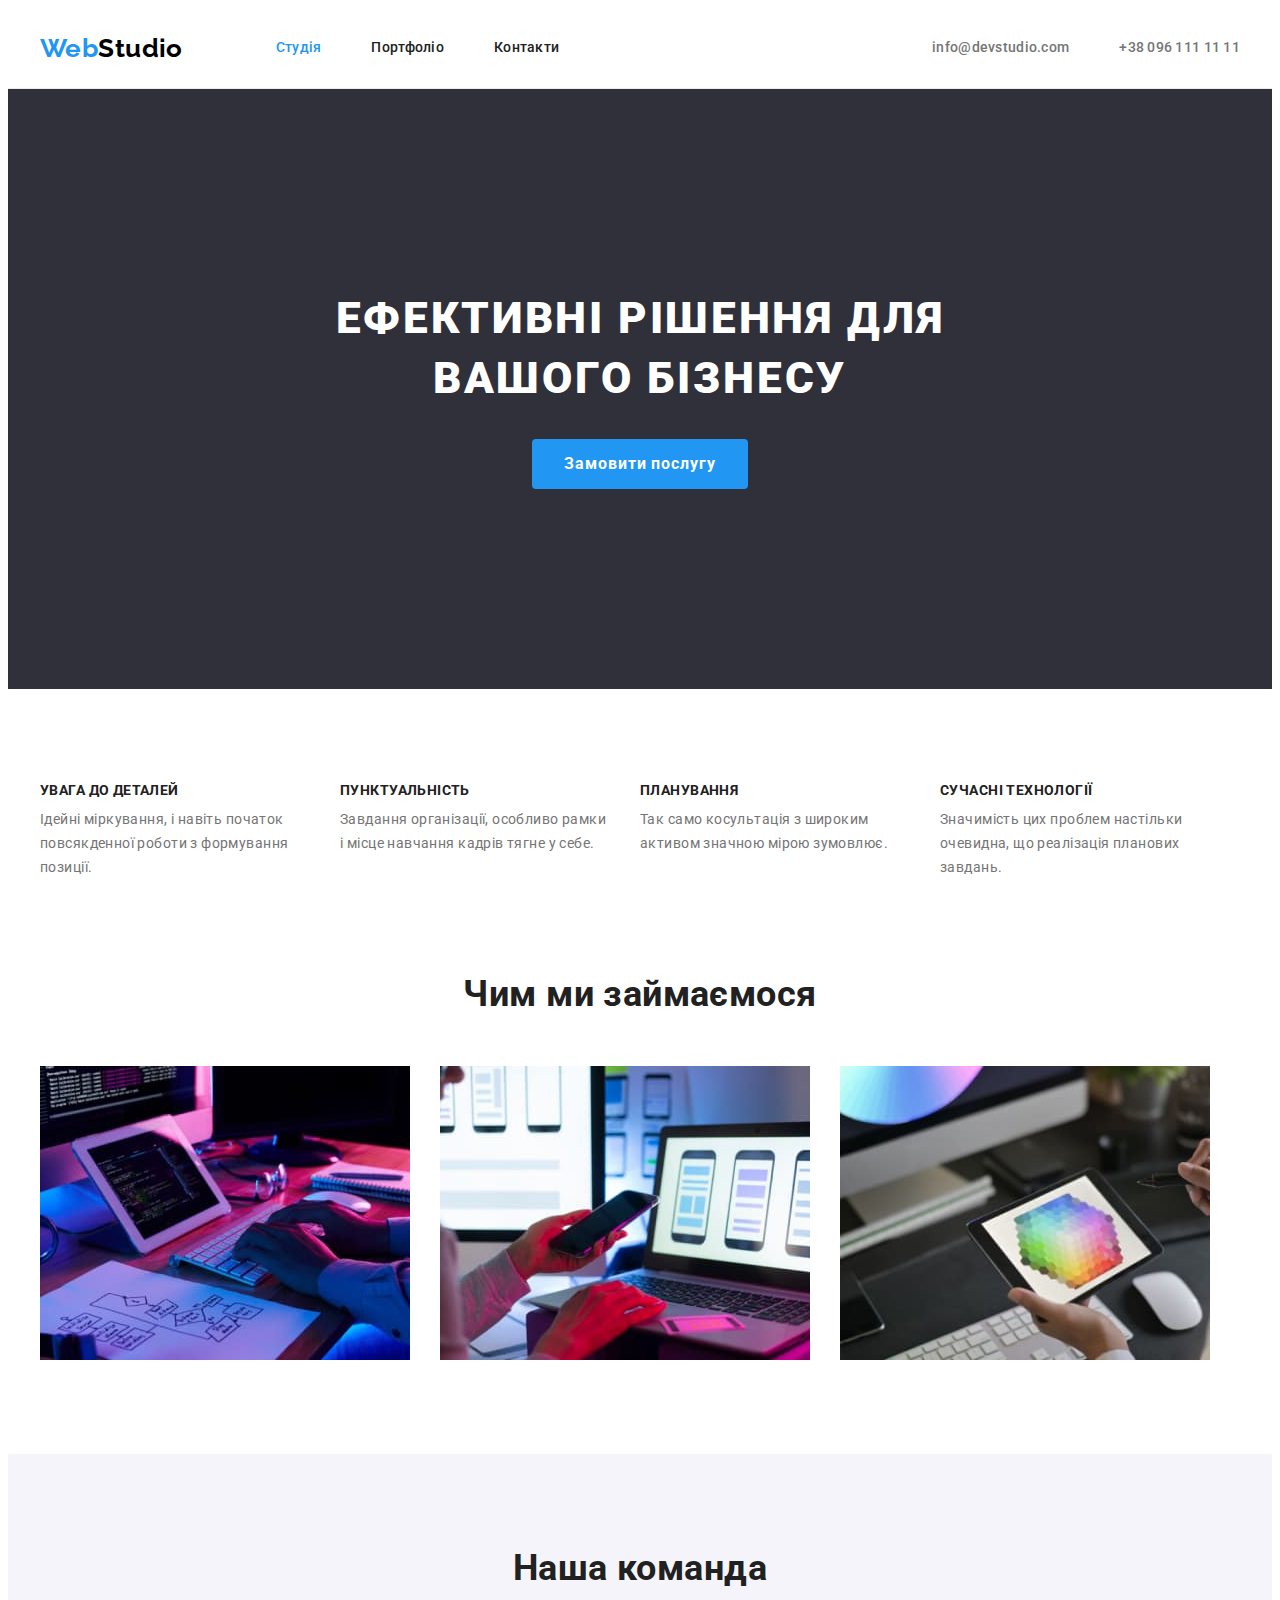
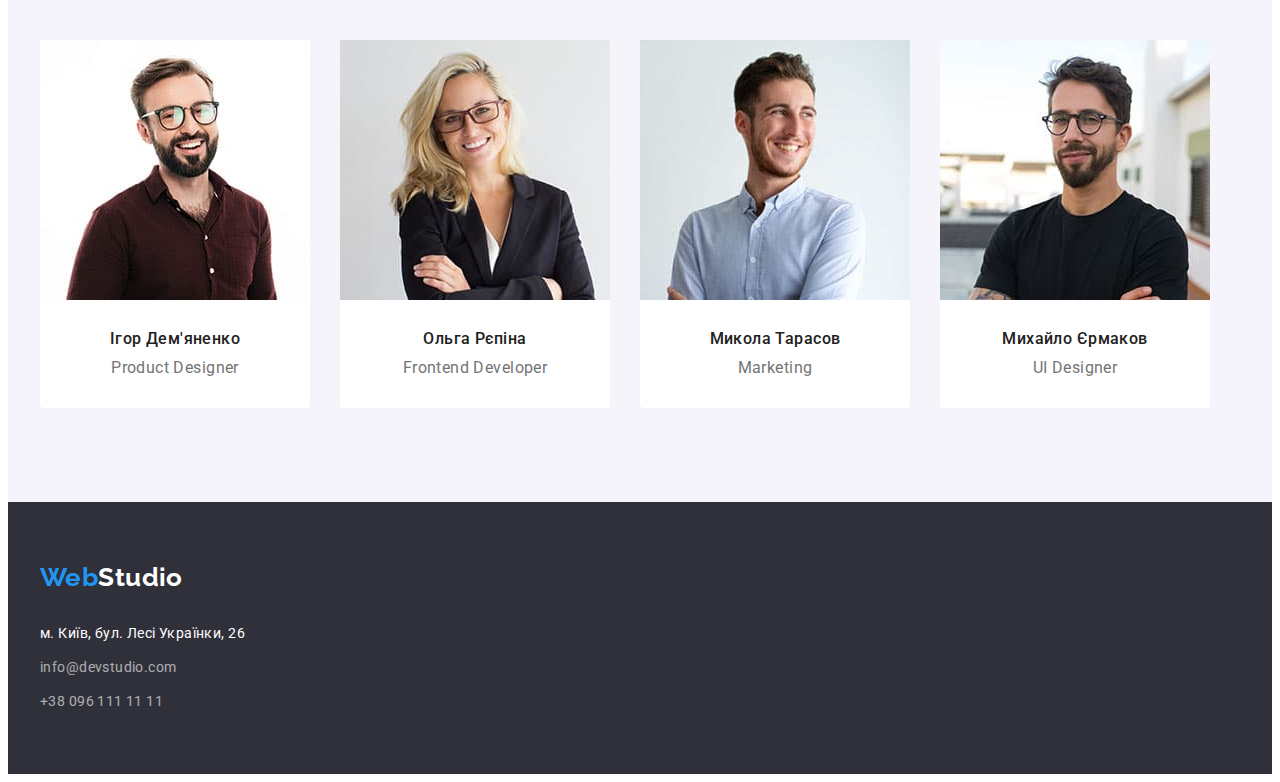
<file: index.html>
<!DOCTYPE html>
<html lang="uk">
  <head>
    <meta charset="UTF-8" />
    <meta http-equiv="X-UA-Compatible" content="IE=edge" />
    <meta name="viewport" content="width=device-width, initial-scale=1.0" />
    <meta name="description" content="Студія розробки веб-сайтів" />
    <title>Web studio</title>
    <link rel="preconnect" href="https://fonts.googleapis.com" />
    <link rel="preconnect" href="https://fonts.gstatic.com" crossorigin />
    <link
      href="https://fonts.googleapis.com/css2?family=Raleway:wght@700&family=Roboto:wght@400;500;700;900&display=swap"
      rel="stylesheet" />
    <link
      rel="stylesheet"
      href="https://cdnjs.cloudflare.com/ajax/libs/modern-normalize/1.1.0/modern-normalize.min.css"
      integrity="sha512-wpPYUAdjBVSE4KJnH1VR1HeZfpl1ub8YT/NKx4PuQ5NmX2tKuGu6U/JRp5y+Y8XG2tV+wKQpNHVUX03MfMFn9Q=="
      crossorigin="anonymous"
      referrerpolicy="no-referrer" />
    <link rel="stylesheet" href="./css/styles.css" />
  </head>
  <body>
    <header class="header">
      <div class="container">
        <div class="header-wrap">
          <a class="logo link" href="./index.html"
            ><span class="logo-accent">Web</span>Studio</a
          >
          <nav class="site-nav">
            <ul class="nav-list list">
              <li class="nav-item">
                <a class="nav-link link current" href="./index.html">Студія</a>
              </li>
              <li class="nav-item">
                <a class="nav-link link" href="./portfolio.html">Портфоліо</a>
              </li>
              <li class="nav-item">
                <a class="nav-link link" href="#">Контакти</a>
              </li>
            </ul>
          </nav>
          <ul class="contact-list list">
            <li class="contact-item">
              <a class="header-contact link" href="mailto:info@devstudio.com"
                >info@devstudio.com</a
              >
            </li>
            <li class="contact-item">
              <a class="header-contact link" href="tel:+380961111111"
                >+38 096 111 11 11</a
              >
            </li>
          </ul>
        </div>
      </div>
    </header>
    <main>
      <section class="section hero">
        <div class="container">
          <div class="hero-wrap">
            <h1 class="hero-title">Ефективні рішення для вашого бізнесу</h1>
            <button class="hero-btn btn" type="button">Замовити послугу</button>
          </div>
        </div>
      </section>
      <section class="section features">
        <div class="container">
          <h2 class="features-title" hidden>Наші переваги</h2>
          <ul class="features-list list">
            <li class="features-item">
              <h3 class="features-subtitle">Увага до деталей</h3>
              <p class="features-item-text">
                Ідейні міркування, і навіть початок повсякденної роботи з
                формування позиції.
              </p>
            </li>
            <li class="features-item">
              <h3 class="features-subtitle">Пунктуальність</h3>
              <p class="features-item-text">
                Завдання організації, особливо рамки і місце навчання кадрів
                тягне у себе.
              </p>
            </li>
            <li class="features-item">
              <h3 class="features-subtitle">Планування</h3>
              <p class="features-item-text">
                Так само косультація з широким активом значною мірою зумовлює.
              </p>
            </li>
            <li class="features-item">
              <h3 class="features-subtitle">Сучасні технології</h3>
              <p class="features-item-text">
                Значимість цих проблем настільки очевидна, що реалізація
                планових завдань.
              </p>
            </li>
          </ul>
        </div>
      </section>
      <section class="section business">
        <div class="container">
          <h2 class="business-title">Чим ми займаємося</h2>
          <ul class="business-list list">
            <li class="business-item">
              <img
                src="./images/tablet-dev.jpg"
                alt="Розробка веб-сайтів"
                width="370"
                height="294" />
            </li>
            <li class="business-item">
              <img
                src="./images/responsive-design.jpg"
                alt="Створення адаптивного дизайну"
                width="370"
                height="294" />
            </li>
            <li class="business-item">
              <img
                src="./images/veb-colors.jpg"
                alt="Розробка стилів"
                width="370"
                height="294" />
            </li>
          </ul>
        </div>
      </section>
      <section class="section team">
        <div class="container">
          <h2 class="team-title">Наша команда</h2>
          <ul class="team-list list">
            <li class="team-item">
              <img
                src="./images/igor-demyanenko.jpg"
                alt="Усміхнений чоловік в окулярах"
                width="270"
                height="260" />
              <div class="team-text">
                <h3 class="team-name">Ігор Дем'яненко</h3>
                <p class="team-profession">Product Designer</p>
              </div>
            </li>
            <li class="team-item">
              <img
                src="./images/olga-repina.jpg"
                alt="Дівчина в жакеті"
                width="270"
                height="260" />
              <div class="team-text">
                <h3 class="team-name">Ольга Рєпіна</h3>
                <p class="team-profession">Frontend Developer</p>
              </div>
            </li>
            <li class="team-item">
              <img
                src="./images/mykola-tarasov.jpg"
                alt="Веселий молодий чоловік"
                width="270"
                height="260" />
              <div class="team-text">
                <h3 class="team-name">Микола Тарасов</h3>
                <p class="team-profession">Marketing</p>
              </div>
            </li>
            <li class="team-item">
              <img
                src="./images/myhaylo-yermakov.jpg"
                alt="Молодий чоловік з посмішкою "
                width="270"
                height="260" />
              <div class="team-text">
                <h3 class="team-name">Михайло Єрмаков</h3>
                <p class="team-profession">UI Designer</p>
              </div>
            </li>
          </ul>
        </div>
      </section>
    </main>
    <footer class="footer">
      <div class="container">
        <div class="footer-wrap">
          <address class="address">
            <a class="logo link" href="./index.html"
              ><span class="logo-accent">Web</span>Studio
            </a>
            <ul class="address-list list">
              <li class="address-item">
                <a
                  class="footer-link link"
                  href="https://goo.gl/maps/CPtrU1FHBa2aNyZL9"
                  target="_blank"
                  rel="noopener noreferrer nofollow">
                  м. Київ, бул. Лесі Українки, 26
                </a>
              </li>
              <li class="address-item">
                <a
                  class="footer-link link opacity"
                  href="mailto:info@devstudio.com"
                  >info@devstudio.com
                </a>
              </li>
              <li class="address-item">
                <a class="footer-link link opacity" href="tel:+380961111111"
                  >+38 096 111 11 11
                </a>
              </li>
            </ul>
          </address>
        </div>
      </div>
    </footer>
  </body>
</html>
</file>
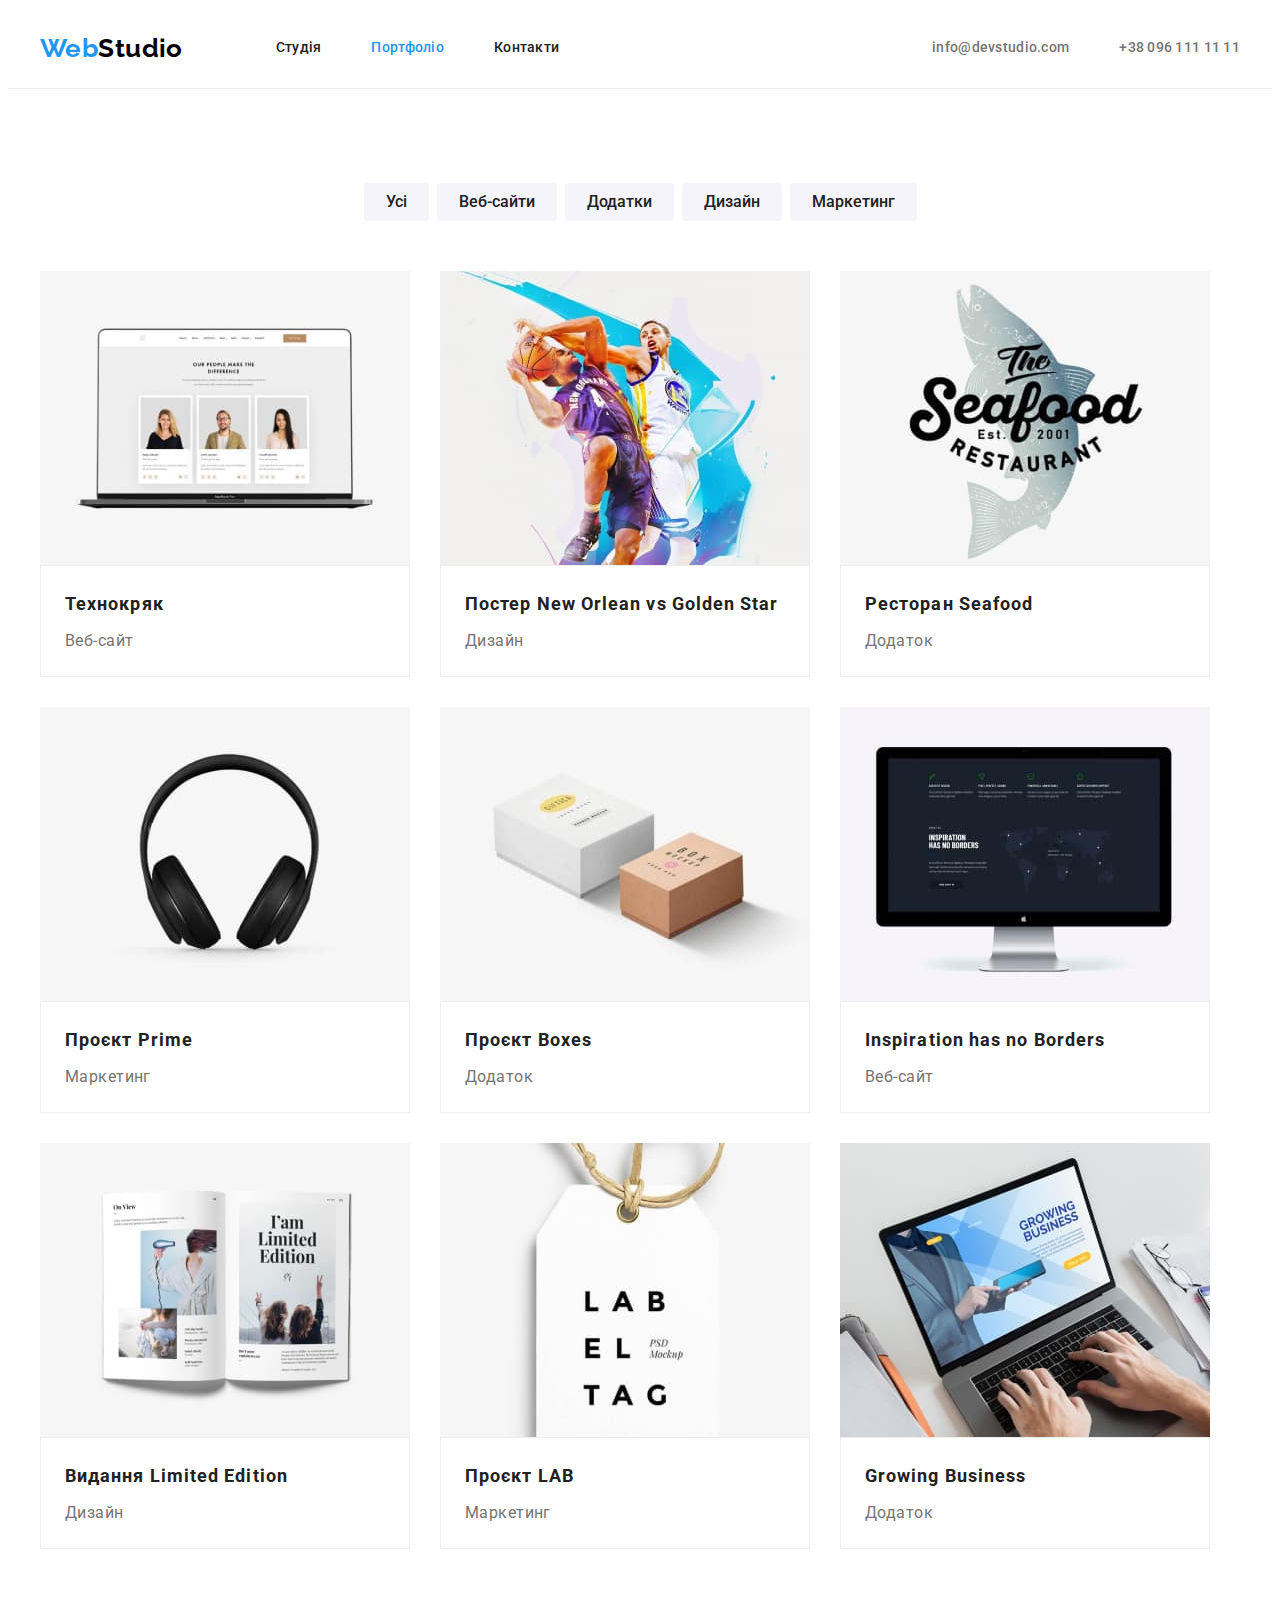
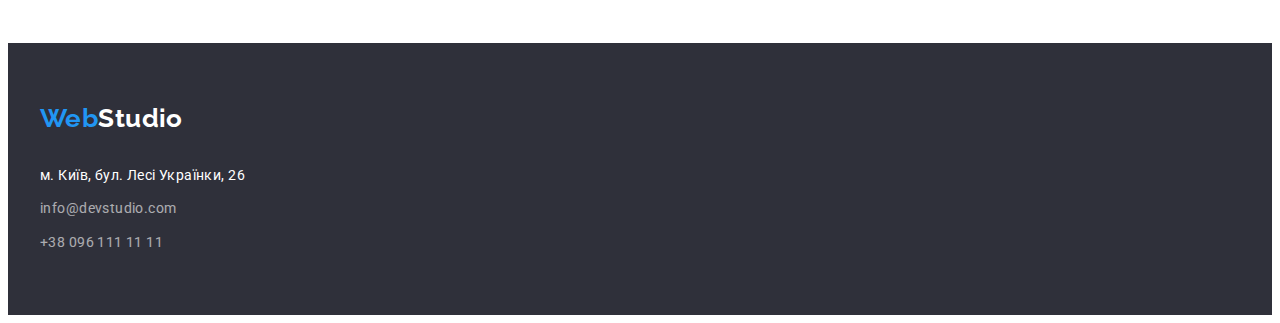
<file: portfolio.html>
<!DOCTYPE html>
<html lang="uk">
  <head>
    <meta charset="UTF-8" />
    <meta http-equiv="X-UA-Compatible" content="IE=edge" />
    <meta name="viewport" content="width=device-width, initial-scale=1.0" />
    <meta name="description" content="Студія розробки веб-сайтів" />
    <title>Portfolio</title>
    <link rel="preconnect" href="https://fonts.googleapis.com" />
    <link rel="preconnect" href="https://fonts.gstatic.com" crossorigin />
    <link
      href="https://fonts.googleapis.com/css2?family=Raleway:wght@700&family=Roboto:wght@400;500;700;900&display=swap"
      rel="stylesheet" />
    <link
      rel="stylesheet"
      href="https://cdnjs.cloudflare.com/ajax/libs/modern-normalize/1.1.0/modern-normalize.min.css"
      integrity="sha512-wpPYUAdjBVSE4KJnH1VR1HeZfpl1ub8YT/NKx4PuQ5NmX2tKuGu6U/JRp5y+Y8XG2tV+wKQpNHVUX03MfMFn9Q=="
      crossorigin="anonymous"
      referrerpolicy="no-referrer" />
    <link rel="stylesheet" href="./css/styles.css" />
  </head>
  <body>
    <header class="header">
      <div class="container">
        <div class="header-wrap">
          <a class="logo link" href="./index.html"
            ><span class="logo-accent">Web</span>Studio</a
          >
          <nav class="site-nav">
            <ul class="nav-list list">
              <li class="nav-item">
                <a class="nav-link link" href="./index.html">Студія</a>
              </li>
              <li class="nav-item">
                <a class="nav-link link current" href="./portfolio.html"
                  >Портфоліо</a
                >
              </li>
              <li class="nav-item">
                <a class="nav-link link" href="#">Контакти</a>
              </li>
            </ul>
          </nav>
          <ul class="contact-list list">
            <li class="contact-item">
              <a class="header-contact link" href="mailto:info@devstudio.com"
                >info@devstudio.com</a
              >
            </li>
            <li class="contact-item">
              <a class="header-contact link" href="tel:+380961111111"
                >+38 096 111 11 11</a
              >
            </li>
          </ul>
        </div>
      </div>
    </header>
    <main>
      <section class="section portfolio">
        <div class="container">
          <h1 hidden>Портфоліо</h1>
          <ul class="filter-list list">
            <li class="btn-item">
              <button class="filter-btn btn" type="button">Усі</button>
            </li>
            <li class="btn-item">
              <button class="filter-btn btn" type="button">Веб-сайти</button>
            </li>
            <li class="btn-item">
              <button class="filter-btn btn" type="button">Додатки</button>
            </li>
            <li class="btn-item">
              <button class="filter-btn btn" type="button">Дизайн</button>
            </li>
            <li class="btn-item">
              <button class="filter-btn btn" type="button">Маркетинг</button>
            </li>
          </ul>
          <ul class="project-list list">
            <li>
              <a class="project-item">
                <img
                  src="./images/technocrack.jpg"
                  alt="Веб інтерфейс на моніторі ноутбука"
                  width="370"
                  height="294" />
                <div class="project-subtext">
                  <h2 class="project-title">Технокряк</h2>
                  <p class="project-text">Веб-сайт</p>
                </div>
              </a>
            </li>
            <li>
              <a class="project-item">
                <img
                  src="./images/new-orlean.jpg"
                  alt="Баскетболісти борються за м'яч у повітрі"
                  width="370"
                  height="294" />
                <div class="project-subtext">
                  <h2 class="project-title">
                    Постер New Orlean vs Golden Star
                  </h2>
                  <p class="project-text">Дизайн</p>
                </div>
              </a>
            </li>
            <li>
              <a class="project-item">
                <img
                  src="./images/seafood.jpg"
                  alt="Логотип ресторану, напис Seafood на фоні риби"
                  width="370"
                  height="294" />
                <div class="project-subtext">
                  <h2 class="project-title">Ресторан Seafood</h2>
                  <p class="project-text">Додаток</p>
                </div>
              </a>
            </li>
            <li>
              <a class="project-item">
                <img
                  src="./images/prime-phones.jpg"
                  alt="Акустичні навушники"
                  width="370"
                  height="294" />
                <div class="project-subtext">
                  <h2 class="project-title">Проєкт Prime</h2>
                  <p class="project-text">Маркетинг</p>
                </div>
              </a>
            </li>
            <li>
              <a class="project-item">
                <img
                  src="./images/boxes.jpg"
                  alt="Подарункові коробки"
                  width="370"
                  height="294" />
                <div class="project-subtext">
                  <h2 class="project-title">Проєкт Boxes</h2>
                  <p class="project-text">Додаток</p>
                </div>
              </a>
            </li>
            <li>
              <a class="project-item">
                <img
                  src="./images/inspiration-has-no-borders.jpg"
                  alt="Монітор комп'ютера з веб інтерфейсом"
                  width="370"
                  height="294" />
                <div class="project-subtext">
                  <h2 class="project-title">Inspiration has no Borders</h2>
                  <p class="project-text">Веб-сайт</p>
                </div>
              </a>
            </li>
            <li>
              <a class="project-item">
                <img
                  src="./images/limited-edition.jpg"
                  alt="Жіночий журнал"
                  width="370"
                  height="294" />
                <div class="project-subtext">
                  <h2 class="project-title">Видання Limited Edition</h2>
                  <p class="project-text">Дизайн</p>
                </div>
              </a>
            </li>
            <li>
              <a class="project-item">
                <img
                  src="./images/lab.jpg"
                  alt="Білий цінник з написом LAB EL TAG"
                  width="370"
                  height="294" />
                <div class="project-subtext">
                  <h2 class="project-title">Проєкт LAB</h2>
                  <p class="project-text">Маркетинг</p>
                </div>
              </a>
            </li>
            <li>
              <a class="project-item">
                <img
                  src="./images/growing-business.jpg"
                  alt="Чоловік працює за ноутбуком"
                  width="370"
                  height="294" />
                <div class="project-subtext">
                  <h2 class="project-title">Growing Business</h2>
                  <p class="project-text">Додаток</p>
                </div>
              </a>
            </li>
          </ul>
        </div>
      </section>
    </main>
    <footer class="footer">
      <div class="container">
        <div class="footer-wrap">
          <address class="address">
            <a class="logo link" href="./index.html"
              ><span class="logo-accent">Web</span>Studio
            </a>
            <ul class="address-list list">
              <li class="address-item">
                <a
                  class="footer-link link"
                  href="https://goo.gl/maps/CPtrU1FHBa2aNyZL9"
                  target="_blank"
                  rel="noopener noreferrer nofollow">
                  м. Київ, бул. Лесі Українки, 26
                </a>
              </li>
              <li class="address-item">
                <a
                  class="footer-link link opacity"
                  href="mailto:info@devstudio.com"
                  >info@devstudio.com</a
                >
              </li>
              <li class="address-item">
                <a class="footer-link link opacity" href="tel:+380961111111"
                  >+38 096 111 11 11</a
                >
              </li>
            </ul>
          </address>
        </div>
      </div>
    </footer>
  </body>
</html>
</file>
<file: css/styles.css>
:root {
  --logo-color-header: #000000;
  --accent: #2196f3;
  --brd-header: #ececec;
  --title-color: #212121;
  --p-color: #757575;
  --gray: #2f303a;
  --white: #ffffff;
  --second-btn-color: #188ce8;
  --portfolio-secondary-btn-color: #f5f4fa;
  --portfolio-brd: #eeeeee;
}

/*------reset------*/

h1,
h2,
h3,
h4,
h5,
h6,
p {
  margin: 0;
}
ul {
  list-style: none;
  margin: 0;
  padding: 0;
}

/*--------global---------*/

body {
  font-family: "Roboto", sans-serif;
  font-size: 14px;
  line-height: 1.71;
  letter-spacing: 0.03em;
  color: var(--p-color);
}
img {
  display: block;
  max-width: 100%;
  height: auto;
}
.link {
  text-decoration: none;
  color: inherit;
}
.address {
  font-style: normal;
}
.btn {
  border-style: none;
}
.container {
  max-width: 1200px;
  padding-left: 15px;
  padding-right: 15px;
  margin: 0 auto;
}
.section {
  padding-bottom: 94px;
}

/*-----header------*/

.header {
  background-color: var(--white);
  border-bottom: 1px solid var(--brd-header);
}
.header-wrap {
  display: flex;

  align-items: center;
}
.site-nav {
  margin-left: 93px;
}
.logo {
  font-family: "Raleway", sans-serif;
  font-weight: 700;
  font-size: 26px;
  line-height: 1.19;
}
.header .logo {
  color: var(--logo-color-header);
}
.logo-accent {
  color: var(--accent);
}
.nav-list {
  display: flex;
}
.nav-item + .nav-item {
  margin-left: 50px;
}
.nav-link {
  display: block;
  padding: 32px 0;

  color: var(--title-color);
  font-weight: 500;
  font-size: 14px;
  line-height: 1.14;
  letter-spacing: 0.02em;
}
.nav-link:hover,
.nav-link:focus {
  color: var(--accent);
}
.contact-list {
  display: flex;
  margin-left: auto;
}
.contact-item + .contact-item {
  margin-left: 50px;
}
.current {
  color: var(--accent);
}
.header-contact {
  font-weight: 500;
  font-size: 14px;
  line-height: 1.14;
  letter-spacing: 0.02em;
}
.header-contact:hover,
.header-contact:focus {
  color: var(--accent);
}

/*------main------*/

.hero {
  padding: 200px 0;
  background-color: var(--gray);
  text-align: center;
}
.hero-wrap {
  max-width: 696px;
  margin: 0 auto;
}
.hero-title {
  margin-bottom: 30px;

  color: var(--white);
  font-weight: 900;
  font-size: 44px;
  line-height: 1.36;
  letter-spacing: 0.06em;
  text-transform: uppercase;
  text-align: center;
}
.hero-btn {
  padding: 10px 32px;
  border-radius: 4px;

  font-family: inherit;
  color: var(--white);
  font-weight: 700;
  font-size: 16px;
  line-height: 1.87;
  letter-spacing: 0.06em;
  background-color: var(--accent);
  cursor: pointer;
}
.hero-btn:hover,
.hero-btn:focus {
  background-color: var(--second-btn-color);
}

/*-----features------*/

.features {
  padding-top: 94px;
}
.features-list {
  display: flex;
}
.features-item {
  width: 270px;
}
.features-item + .features-item {
  margin-left: 30px;
}
.features-subtitle {
  margin-bottom: 10px;
  color: var(--title-color);
  font-size: 14px;
  line-height: 1.14;
  text-transform: uppercase;
}

/*------busines------*/

.business-item + .business-item {
  margin-left: 30px;
}
.business-title {
  margin-bottom: 50px;
  text-align: center;
  color: var(--title-color);
  font-size: 36px;
  line-height: 1.16;
}
.business-list {
  display: flex;
}

/*------team------*/

.team {
  background-color: var(--portfolio-secondary-btn-color);
  padding-top: 94px;
}
.team-title {
  margin-bottom: 50px;
  text-align: center;
  color: var(--title-color);
  font-size: 36px;
  line-height: 1.16;
}
.team-list {
  display: flex;
  gap: 30px;
}
.team-item {
  border-radius: 0px 0px 4px 4px;
  background-color: var(--white);
}
.team-text {
  padding-top: 30px;
  padding-bottom: 30px;
  text-align: center;
}
.team-name {
  margin-bottom: 10px;

  color: var(--title-color);
  font-weight: 500;
  font-size: 16px;
  line-height: 1.18;
}
.team-profession {
  font-size: 16px;
  line-height: 1.18;
}

/*------footer------*/

.footer {
  background-color: var(--gray);
}
.footer-wrap {
  padding: 60px 0;
}
.footer .logo {
  display: block;
  margin-bottom: 30px;
}
.footer .logo {
  color: var(--white);
}
.address-item + .address-item {
  margin-top: 10px;
}
.address-item {
  color: var(--white);
}
.footer-link:hover,
.footer-link:focus {
  color: var(--accent);
}
.opacity {
  opacity: 60%;
}

/*--------portfolio--------*/

.portfolio {
  padding-top: 94px;
}
.filter-list {
  display: flex;
  margin-bottom: 50px;
  justify-content: center;
  gap: 8px;
}
.filter-btn {
  padding: 6px 22px;
  border-radius: 4px;

  font-family: inherit;
  font-weight: 500;
  font-size: 16px;
  line-height: 1.62;
  color: var(--title-color);
  background-color: var(--portfolio-secondary-btn-color);
  cursor: pointer;
}
.filter-btn:hover,
.filter-btn:focus {
  color: var(--white);
  background-color: var(--accent);
}
.project-list {
  display: flex;
  flex-wrap: wrap;
  gap: 30px;
}
.project-title {
  margin-bottom: 4px;
  font-size: 18px;
  line-height: 2;
  letter-spacing: 0.06em;
  color: var(--title-color);
}
.project-subtext {
  padding: 20px 24px;
  border: 1px solid var(--portfolio-brd);
}
.project-text {
  font-size: 16px;
  line-height: 1.87;
}
</file>
